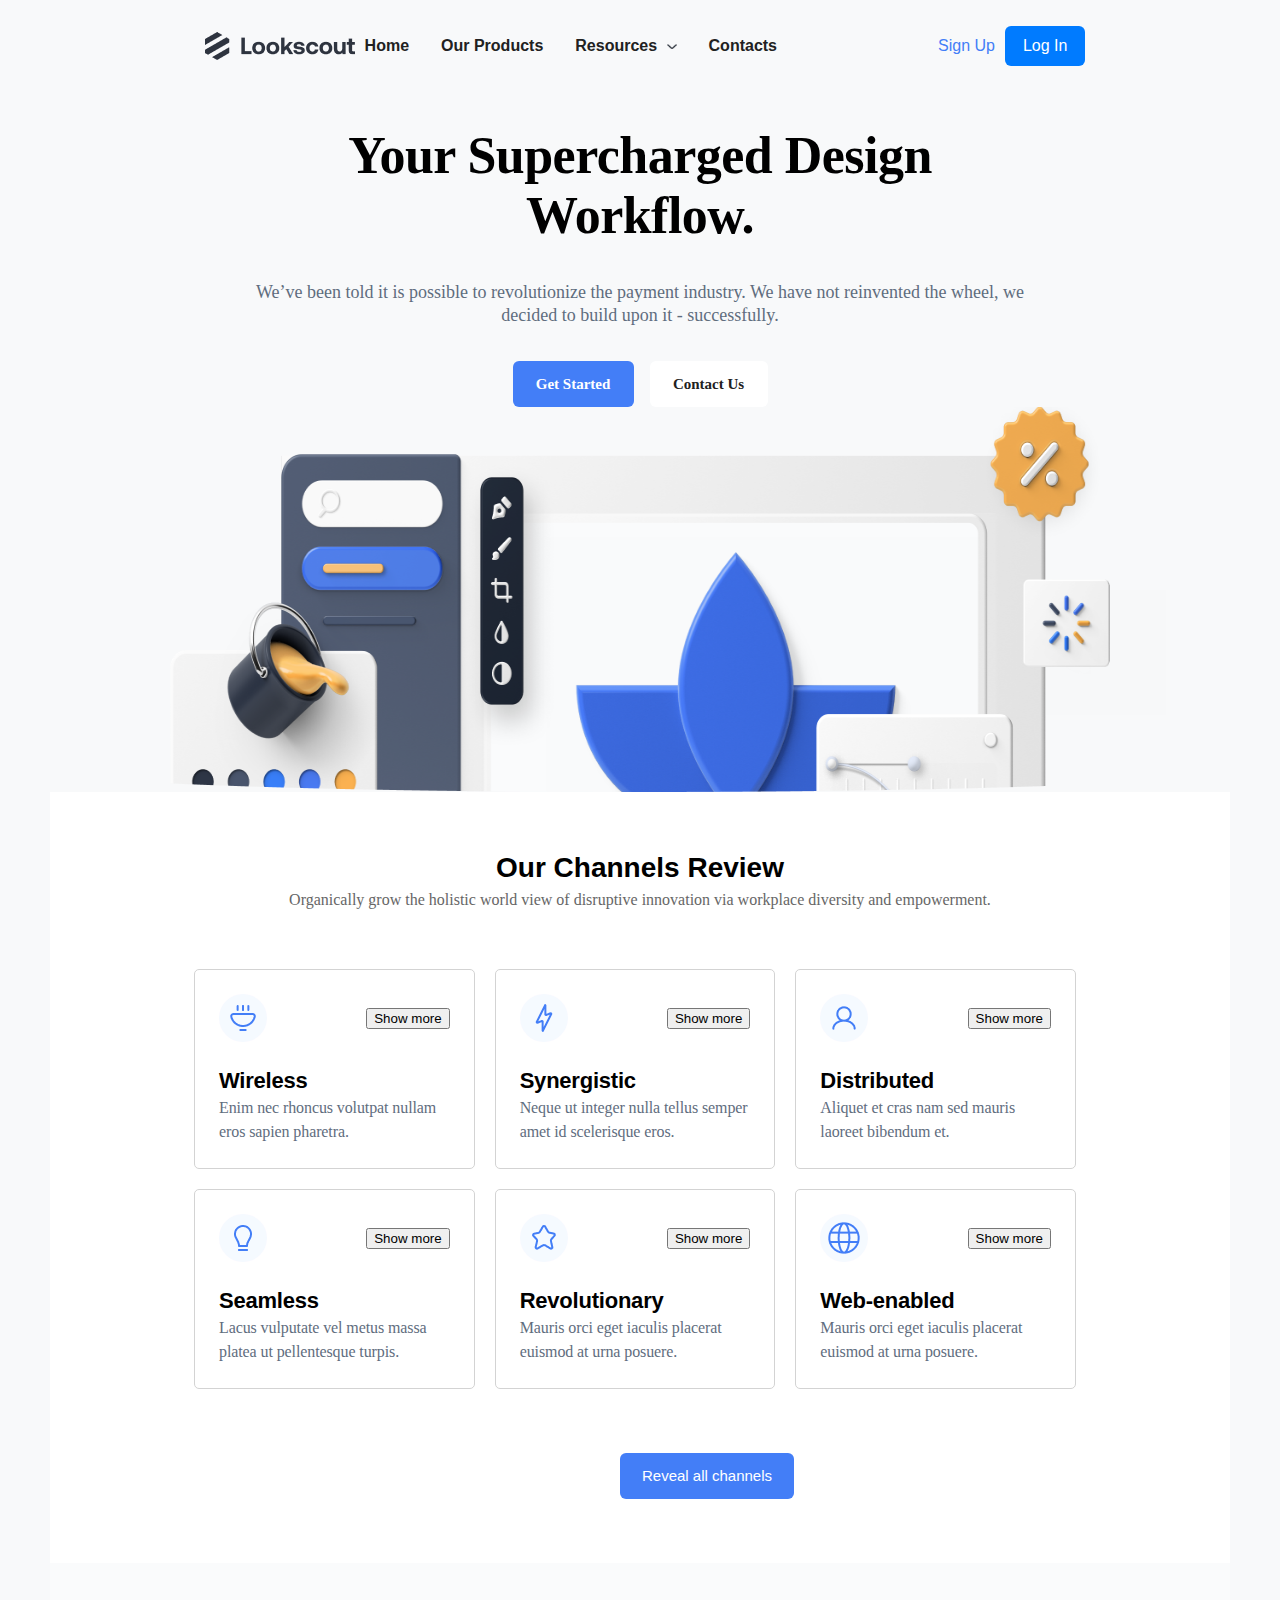
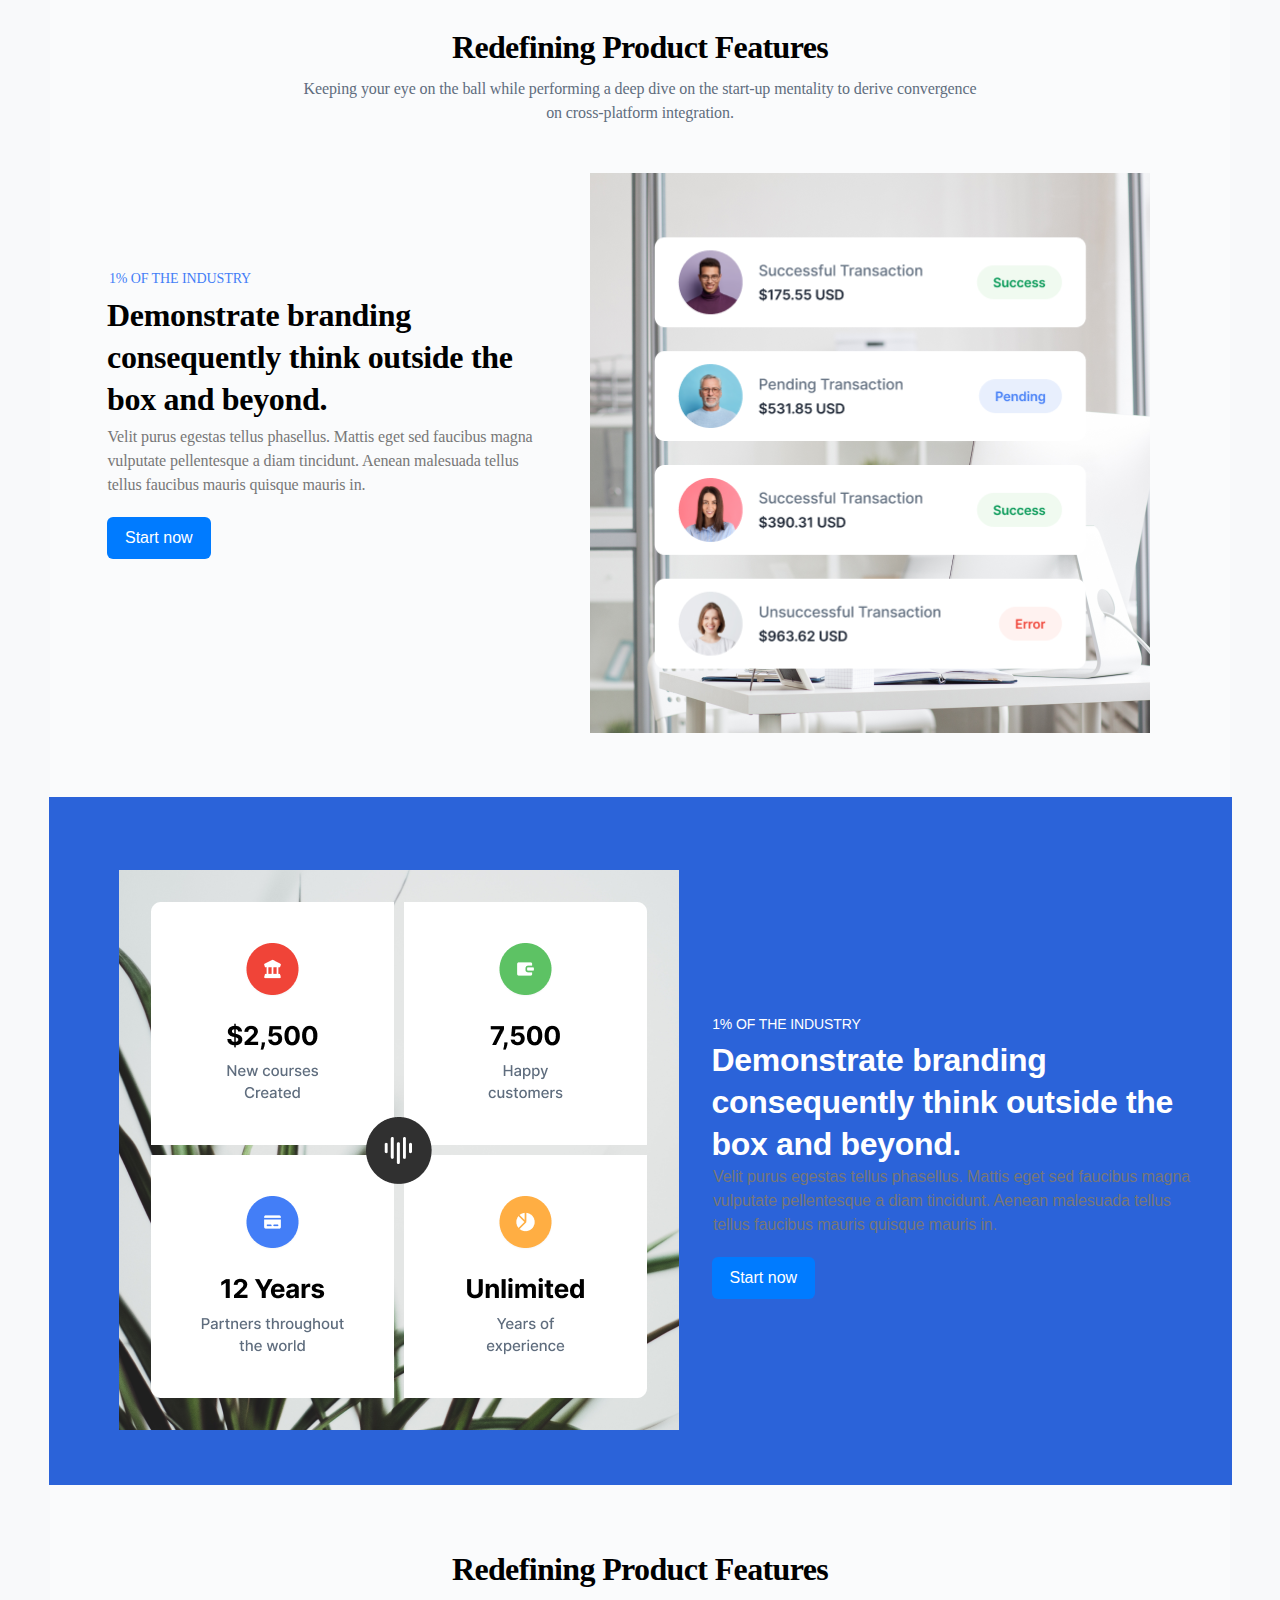
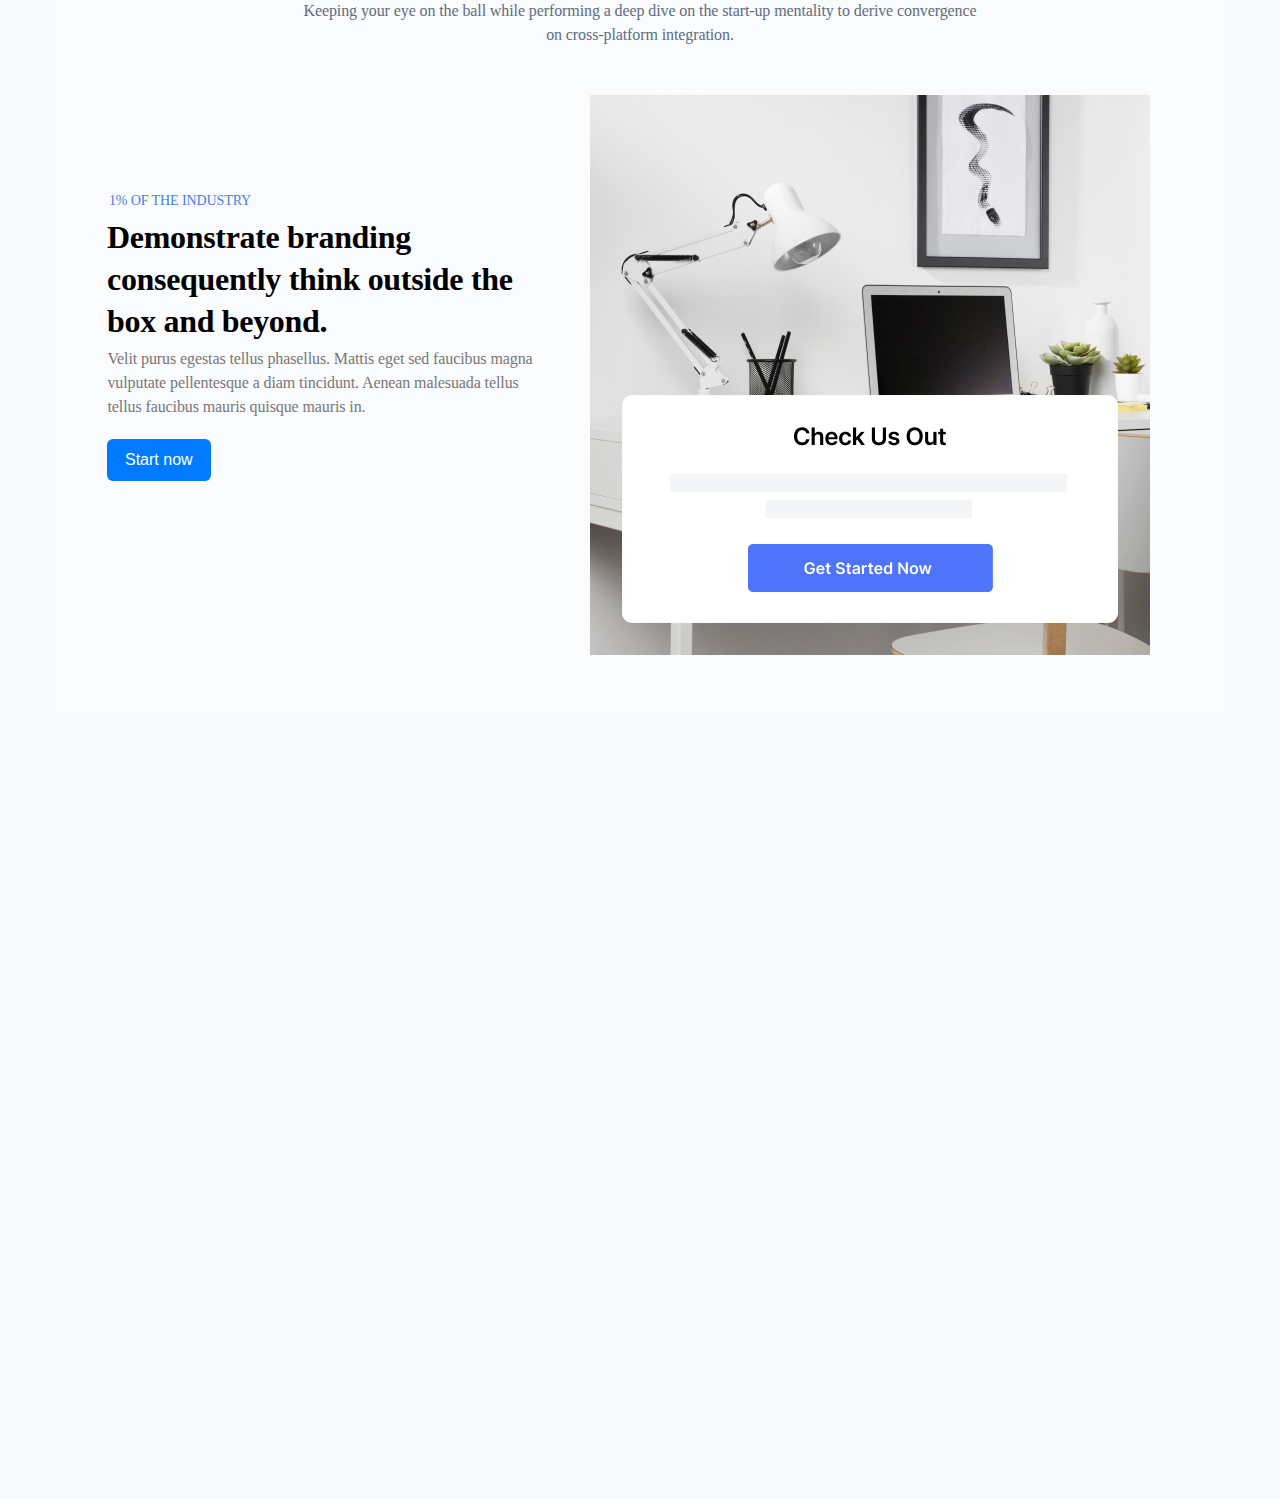
<file: PRJM7.html>
<!DOCTYPE html>
<html lang="tr">
<head>
    <meta charset="UTF-8">
    <meta name="viewport" content="width=device-width, initial-scale=1.0">
    <link rel="stylesheet" href="./css/main.css">
    <title>Document</title>
</head>
<body>
    <div class="container">
    <div class="header">
            <div class="header-right">
                <img src="images/lookscout.png" alt="Logo" class="logo">
            <div class="header-center">
                <a href="#">Home</a>
                <a href="#">Our Products</a>
                <a href="#">Resources <img src="images/Icon.png" alt="Icon" class="icon"></a>
                <a href="#">Contacts</a>
            </div>
            <div class="header-left"></div>
                <a href="#" class="sign-up">Sign Up</a>
                <div class="login-button">Log In</div>
            </div>
    </div>
    <div class="container1"></div>
        <h1>Your Supercharged Design</h1>
        <h1>Workflow.</h1>
        <br><br>
        <p>We’ve been told it is possible to revolutionize the payment industry. We have not reinvented the wheel, we</p>
            <p>decided to build upon it - successfully.</p>
            <br><br>
        <div class="button-container">
            <div class="button start">Get Started</div>
            <div class="button contact">Contact Us</div>
        </div>
    </div>
    <div class="box">
        <img src="images/Image.png">
    </div>
    <div class="container2">
        <div class="header2">
            <h2>Our Channels Review</h2>
            <p>Organically grow the holistic world view of disruptive innovation via workplace diversity and empowerment.</p>
        </div>
        <div class="cart-container">
            <div class="cart">
                <div class="cart__header">
                    <span class="img" style="background-image: url('images/Icon placeholder.png');"></span>

                    <button>Show more</button>
                </div>
                <div class="cart__main">
                    <h4>Wireless</h4>
                    <p>Enim nec rhoncus volutpat nullam eros sapien pharetra.</p>
                </div>
            </div>
            <div class="cart">
                <div class="cart__header">
                    <span class="img" style="background-image: url('images/Icon placeholder (1).png');"></span>
                    <button>Show more</button>
                </div>
                <div class="cart__main">
                    <h4>Synergistic</h4>
                    <p>Neque ut integer nulla tellus semper amet id scelerisque eros.</p>
                </div>
            </div>
            <div class="cart">
                <div class="cart__header">
                    <span class="img" style="background-image: url('images/Icon placeholder (2).png');"></span>
                    <button>Show more</button>
                </div>
                <div class="cart__main">
                    <h4>Distributed</h4>
                    <p>Aliquet et cras nam sed mauris laoreet bibendum et.</p>
                </div>
            </div>
            <div class="cart">
                <div class="cart__header">
                    <span class="img" style="background-image: url('images/Icon placeholder (3).png');"></span>
                    <button>Show more</button>
                </div>
                <div class="cart__main">
                    <h4>Seamless</h4>
                    <p>Lacus vulputate vel metus massa platea ut pellentesque turpis.</p>
                </div>
            </div>
            <div class="cart">
                <div class="cart__header">
                    <span class="img" style="background-image: url('images/Icon placeholder (4).png');"></span>
                    <button>Show more</button>
                </div>
                <div class="cart__main">
                    <h4>Revolutionary</h4>
                    <p>Mauris orci eget iaculis placerat euismod at urna posuere.</p>
                </div>
            </div>
            <div class="cart">
                <div class="cart__header">
                    <span class="img" style="background-image: url('images/Icon placeholder (5).png');"></span>
                    <button>Show more</button>
                </div>
                <div class="cart__main">
                    <h4>Web-enabled</h4>
                    <p>Mauris orci eget iaculis placerat euismod at urna posuere.</p>
                </div></div></div>
                <div class="button-containers">
                    <div class="buttons">Reveal all channels
                    </div>
                </div></div>
                <div class="container07">
                    <div class="main-content">
                        <h2>Redefining Product Features</h2>
                        <p>Keeping your eye on the ball while performing a deep dive on the start-up mentality to derive convergence <br> on cross-platform integration.</p>
                    </div>
                    <div class="left-content">
                        <p>1% OF THE INDUSTRY</p>
                        <h3>Demonstrate branding <br> consequently think outside the <br> box and beyond.</h3>
                        <p>Velit purus egestas tellus phasellus. Mattis eget sed faucibus magna <br> vulputate pellentesque a diam tincidunt. Aenean malesuada tellus <br> tellus faucibus mauris quisque mauris in.</p>
                        <div class="cta">
                            <button class="cta-button">Start now</button>
                            <span class="cta-icon"><i class="fa-solid fa-arrow-right" style="color: #fcfcfd;"></i></span> <!-- İkon olarak bir emoji kullanıldı, gerçek bir ikon kütüphanesi ile değiştirilebilir -->
                        </div>
                    </div>
                    <div class="image-content">
                        <img src="images/Photo.png" alt="Product Image">
                    </div>
                </div>
                <div class="container16">
                <div class="image-contentt">
                    <img src="images/photo2.png" alt="Product Image">
                </div>
                    <div class="left-contentt">
                        <p>1% OF THE INDUSTRY</p>
                        <h3>Demonstrate branding <br> consequently think outside the <br> box and beyond.</h3>
                        <p>Velit purus egestas tellus phasellus. Mattis eget sed faucibus magna <br> vulputate pellentesque a diam tincidunt. Aenean malesuada tellus <br> tellus faucibus mauris quisque mauris in.</p>
                        <div class="ctaa">
                            <button class="cta-buttonn">Start now</button>
                            <span class="cta-iconn"><i class="fa-solid fa-arrow-right" style="color: #fcfcfd;"></i></span> <!-- İkon olarak bir emoji kullanıldı, gerçek bir ikon kütüphanesi ile değiştirilebilir -->
                        </div>
                    </div>
                </div>
                <div class="container0">
                    <div class="main-content0">
                        <h2>Redefining Product Features</h2>
                        <p>Keeping your eye on the ball while performing a deep dive on the start-up mentality to derive convergence <br> on cross-platform integration.</p>
                    </div>
                    <div class="left-content0">
                        <p>1% OF THE INDUSTRY</p>
                        <h3>Demonstrate branding <br> consequently think outside the <br> box and beyond.</h3>
                        <p>Velit purus egestas tellus phasellus. Mattis eget sed faucibus magna <br> vulputate pellentesque a diam tincidunt. Aenean malesuada tellus <br> tellus faucibus mauris quisque mauris in.</p>
                        <div class="cta0">
                            <button class="cta-button0">Start now</button>
                            <span class="cta-icon0"><i class="fa-solid fa-arrow-right" style="color: #fcfcfd;"></i></span> <!-- İkon olarak bir emoji kullanıldı, gerçek bir ikon kütüphanesi ile değiştirilebilir -->
                        </div>
                    </div>
                    <div class="image-content0">
                        <img src="images/Photos.png" alt="Product Image">
                    </div>
                </div>
                <div class="main-container66">
                    <div class="header66">
                        <h3>Latest Blog Posts</h3>
                        <p>Completely synergize resource taxing relationships via premier niche markets. Professionally  cultivate <br> one-to-one customer service with robust ideas.</p>
                    </div>
                
                    <div class="content66">
                        <div class="box66">
                            <img src="images/Image (1).png" alt="Example Image">
                            <button>Button</button>
                            <p>Description of the box.</p>
                            <h5>Organize your digital assets <br> with a new methodology.</h5>
                            <p>Leverage agile frameworks to provide a <br> robust synopsis for high level overviews.<br> Iterative approaches to corporate.</p>
                            <button>Button</button>
                        </div>
                        <div class="box66">
                            <img src="images/Image (2).png" alt="Example Image">
                            <button>Button</button>
                            <p>Description of the box.</p>
                            <h5>Organize your digital assets <br> with a new methodology.</h5>
                            <p>Leverage agile frameworks to provide a <br> robust synopsis for high level overviews.<br> Iterative approaches to corporate.</p>
                            <button>Button</button>
                        </div>
                        <div class="box66">
                            <img src="images/Image (3).png" alt="Example Image">
                            <button>Button</button>
                            <p>Description of the box.</p>
                            <h5>Organize your digital assets <br> with a new methodology.</h5>
                            <p>Leverage agile frameworks to provide a <br> robust synopsis for high level overviews.<br> Iterative approaches to corporate.</p>
                            <button>Button</button>
                        </div>
                    </div>
                </div>          
</body>
</html>
</file>
<file: css/main.css>
:root {
  --text-color: #212121;
  --white: #ffffff;
	--blue: #0D6EFD;
	--light-blue: #e6f0ff;
}

html, body, div, span, applet, object, iframe,
h1, h2, h3, h4, h5, h6, p, blockquote, pre,
a, abbr, acronym, address, big, cite, code,
del, dfn, em, img, ins, kbd, q, s, samp,
small, strike, strong, sub, sup, tt, var,
b, u, i, center,
dl, dt, dd, ol, ul, li,
fieldset, form, label, legend,
table, caption, tbody, tfoot, thead, tr, th, td,
article, aside, canvas, details, embed, 
figure, figcaption, footer, header, hgroup, 
menu, nav, output, ruby, section, summary,
time, mark, audio, video {
	margin: 0;
	padding: 0;
	border: 0;
	font-size: 100%;
	font: inherit;
	vertical-align: baseline;
}
/* HTML5 display-role reset for older browsers */
article, aside, details, figcaption, figure, 
footer, header, hgroup, menu, nav, section {
	display: block;
}
html {
	height: 100%;
}
body {
	line-height: 1;
	background: #f8f9fa;
	height: 100%;
	font-family: "Open Sans", sans-serif;
}
ol, ul {
	list-style: none;
}
blockquote, q {
	quotes: none;
}
blockquote:before, blockquote:after,
q:before, q:after {
	content: '';
	content: none;
}
table {
	border-collapse: collapse;
	border-spacing: 0;
}

h1,h2,h3,h4,h5,h6 {
	font-family: "Montserrat", sans-serif;
}

.container{
	width: 1,440px;
height: 845px;
gap: 48px;
opacity: 0px;
}

.header{
	width: 1,440px;
height: 86px;
padding: 20px 160px 20px 160px;
gap: 10px;
border: 0px 0px 1px 0px;
opacity: 0px;
}

.header-right {
	display: flex;
	align-items: center;
	width: Fixed (1,280px)px;
height: Hug (46px)px;
padding: 0px 32px 0px 32px;
gap: 0px;
justify-content: space-between;
opacity: 0px;
}

.logo {
	width: 160px;
height: 40px;
padding: 6px 5px 6px 5px;
gap: 0px;
opacity: 0px;
}


.header-center {
	display: flex;
	align-items: center;
	width: Hug (411px)px;
height: Hug (22px)px;
gap: 32px;
opacity: 0px;
}

.header-center a {
	text-decoration: none;
	font-weight: bold;
	width: Hug (43px)px;
height: Hug (22px)px;
gap: 6px;
border-radius: 5px 0px 0px 0px;
opacity: 0px;
color: #212121;

}

.header-center .icon {
	margin-left: 5px;
	vertical-align: middle;
	width: 10px;
height: 4.65px;
top: 8.33px;
left: 5px;
gap: 0px;
border: 1.67px 0px 0px 0px;
}

.header-left {
	display: flex;
	align-items: center;
	width: 161px;
height: 46px;
gap: 24px;
opacity: 0px;
}

.sign-up {
	margin-right: 10px;
	text-decoration: none;
	width: Hug (57px)px;
height: Hug (22px)px;
gap: 6px;
border-radius: 5px 0px 0px 0px;
opacity: 0px;
color: rgba(67, 126, 247, 1);
}

.login-button {
	display: flex;
	align-items: center;
	justify-content: center;
	background-color: #007bff;
	color: white;
	text-align: center;
	cursor: pointer;
	width: Hug (80px)px;
height: Hug (46px)px;
padding: 12px 18px 12px 18px;
gap: 6px;
border-radius: 6px;
opacity: 0px;
}

body {
	margin: 0;
	font-family: Arial, sans-serif;
}

.container1{
display: flex;
justify-content: center;
}

h1 {
	display: flex;
	justify-content: center;
gap: 0px;
opacity: 0px;
font-family: Inter;
font-size: 52px;
font-weight: 700;
line-height: 60px;
letter-spacing: -0.01em;
margin: 0; /* Başlıkların arasındaki boşluğu sıfırlar */
}

p {

gap: 0px;
opacity: 0px;
font-family: Inter;
font-size: 18px;
display: flex;
justify-content: center;
color: rgba(95, 109, 126, 1);
margin: 5px 0; /* Paragraflar arasındaki boşluğu küçültür */
}

.button-container {
	display: flex;
	justify-content: center;
	gap: 20px; /* Aralarındaki boşluk */
	width: Hug (255px)px;
height: Hug (46px)px;
gap: 16px;
opacity: 0px;

}

.button {
	display: flex;
	align-items: center;
	justify-content: center;
	width: Hug (118px)px;
height: Hug (46px)px;
padding: 12px 18px 12px 18px;
gap: 6px;
border-radius: 6px 0px 0px 0px;
border: 1px 0px 0px 0px;
opacity: 0px;

}

.start {
	background: rgba(67, 126, 247, 1);
	width: 85px;
height: 22px;
gap: 0px;
opacity: 0px;
font-family: Inter;
font-size: 15px;
font-weight: 600;
line-height: 22px;
text-align: left;
color: white;
border-radius: 6px;
}

.contact {
	color: #212121;
	width: 82px;
height: 22px;
gap: 0px;
opacity: 0px;
font-family: Inter;
font-size: 15px;
font-weight: 600;
line-height: 22px;
text-align: left;
background-color: white;
border-radius: 6px;
}

.box {
	opacity: 1; /* opacity: 0px hatalı; 0 ile tamamen görünmez, 1 ile görünür */
	display: flex;
	align-items: center;
	justify-content: center;
	width: 1180px;
	height: 826px;
}

img {
	width: 1229px;
	height: 385px;
}

.container2{
	width: 1180px;
height: 826px;
padding: 64px 0px 64px 0px;
gap: 64px;
opacity: 0px;
background-color: white;
}
.header2 {
	text-align: center;
	margin-bottom: -79px;
	margin-top: -2px;
}

.header2 h2 {
	font-size: 28px;
	font-weight: 700;
	margin: 0;
}

.header2 p {
	font-size: 16px;
	font-weight: 400;
	margin: 10px 0 0;
	color: #666; 
}

.cart-container {
	display: grid;
	grid-template-columns: repeat(3, 1fr); /* 3 sütunlu düzen */
	padding: 140px 204px; /* Üst ve alt padding */
	gap: 20px 70px;
	margin-left: -60px;
}

.cart {
	border: 1px solid lightgrey;
	padding: 24px;
	border-radius: 5px;
	box-shadow: rgb(85, 156, 227);
	width: 100%; /* Tam genişlik */
	background-color: #fff;
}

.cart__header {
	display: flex;
	justify-content: space-between;
	align-items: center;
}

.cart__main {
	margin-top: 24px;
}

.cart__main h4 {
	font-family: 'Inter', sans-serif;
	font-size: 22px;
	font-weight: 600;
	line-height: 30px;
	letter-spacing: -0.01em;
}

.cart__main p {
	font-size: 16px;
	font-weight: 400;
	line-height: 24px;
	letter-spacing: -0.1px;
	margin: 0; /* Paragrafların üst ve alt boşluklarını sıfırlar */
}

.img {
	display: block;
	width: 48px;
	height: 48px;
	background-color:rgb(253, 245, 255);
	border-radius: 50%;
}

.button-containers {
	display: flex;
	justify-content: center; 
	align-items: center; 
	width: 138px; 
	height: 22px; 
	padding: 12px 18px;
	border-radius: 6px;
	background-color: rgba(67, 126, 247, 1);
	opacity: 1; 
	margin-left: 570px;
	margin-top: -76px;
}

.buttons {
	display: flex;
	align-items: center;
	justify-content: center;
	width: 138px; 
	height: 22px;
	font-family: Inter, sans-serif;
	font-size: 15px;
	line-height: 22px;
	text-align: center; 
	border: none; 
	background-color: transparent; 
	color: #fff; 
	cursor: pointer; 
	opacity: 1; 
}

body {
	font-family: Arial, sans-serif;
	margin: 0;
	padding: 0;
	display: flex;
	flex-direction: column;
	align-items: center;
	min-height: 100vh;
}

.container07 {
	display: flex;
	flex-direction: column;
	align-items: center;
	box-sizing: border-box;
	width: Fixed (1,440px)px;
height: Hug (856px)px;
padding: 64px 0px 64px 0px;
gap: 64px;
opacity: 0px;
background-color: rgba(250, 251, 252, 1);
}

.main-content {
	text-align: center;
	margin-bottom: 70px; /* Alt boşluk */
	width: Fixed (800px)px;
height: Hug (104px)px;
gap: 8px;
opacity: 0px;
}

.main-content h2 {
	margin-bottom: 10px;
	font-family: Inter;
	font-size: 32px;
	font-weight: 700;
	line-height: 40px;
	letter-spacing: -0.02em;
	text-align: center;
	width: 800px;
height: 40px;
gap: 0px;
opacity: 0px;

}

.main-content p {
	color: rgba(95, 109, 126, 1);
	width: 800px;
height: 48px;
gap: 0px;
opacity: 0px;
font-family: Inter;
font-size: 16px;
font-weight: 400;
line-height: 24px;
letter-spacing: -0.10000000149011612px;
text-align: center;

}

.left-content {
	flex: 1;
	width: Fill (516px)px;
height: Hug (328px)px;
gap: 40px;
opacity: 0px;
margin-left: -550px;
}

.left-content p:first-of-type {
	width: 146px;
height: 20px;
gap: 0px;
opacity: 0px;
color: rgba(67, 126, 247, 1);
font-family: Inter;
font-size: 14px;
line-height: 20px;
letter-spacing: -0.10000000149011612px;
text-align: left;
}

.left-content h3 {
	width: 516px;
height: 126px;
gap: 0px;
opacity: 0px;
font-family: Inter;
font-size: 32px;
font-weight: 600;
line-height: 42px;
letter-spacing: -0.01em;
text-align: left;
}

.left-content p:last-of-type {
	color: #777;
	width: 516px;
height: 72px;
gap: 0px;
opacity: 0px;
font-family: Inter;
font-size: 16px;
font-weight: 400;
line-height: 24px;
letter-spacing: -0.10000000149011612px;
text-align: left;
margin-left: -45px;
}

.cta {
	display: flex;
	align-items: center;
	margin-top: 20px;
}

.cta-button {
	background-color: #007bff;
	color: #fff;
	border: none;
	padding: 12px 18px;
	border-radius: 6px;
	cursor: pointer;
	font-size: 16px;
}

.cta-button:hover {
	background-color: #0056b3;
}

.cta-icon {
	font-size: 20px;
	margin-left: 10px;
}

.image-content {
	width: 560px;
height: 560px;
gap: 0px;
opacity: 0px;
margin-top: -450px;
margin-left: 620px;
}

.image-content img {
	max-width: 100%;
	height: auto;
	margin-left: -80px;
}


body {
	font-family: Arial, sans-serif;
	margin: 0;
	padding: 0;
	display: flex;
	flex-direction: column;
	align-items: center;
	min-height: 100vh;
}

.container16 {
	display: flex;
	align-items: center; /* Center content vertically */
	justify-content: space-between; /* Space between image and text content */
	box-sizing: border-box;
	width: 1183px;
	height: 688px;
	padding: 64px 0;
	background-color: rgba(43, 99, 217, 1);
}

.image-contentt {
	width: 560px;
	height: 560px;
	margin-left: 70px;
	margin-top: 17px;
}

.image-contentt img {
	max-width: 100%;
	height: auto;
}

.left-contentt {
	flex: 1;
	width: 516px;
	margin-left: 33px;
	margin-top: 26px; 
}

.left-contentt p:first-of-type {
	color: white;
	font-family: Inter, sans-serif;
	font-size: 14px;
	line-height: 20px;
	letter-spacing: -0.1px;
	margin-left: -370px;
}

.left-contentt h3 {
	font-family: Inter, sans-serif;
	font-size: 32px;
	font-weight: 600;
	line-height: 42px;
	letter-spacing: -0.01em;
	text-align: left;
	color: white;
	margin: 0; /* Remove default margins */
}

.left-contentt p:last-of-type {
	color: #777;
	font-family: Inter, sans-serif;
	font-size: 16px;
	font-weight: 400;
	line-height: 24px;
	letter-spacing: -0.1px;
	text-align: left;
	margin: 0;
	margin-left: -40px;
}

.ctaa {
	display: flex;
	align-items: center;
	margin-top: 20px;
}

.cta-buttonn {
	background-color: #007bff;
	color: #fff;
	border: none;
	padding: 12px 18px;
	border-radius: 6px;
	cursor: pointer;
	font-size: 16px;
}

.cta-buttonn:hover {
	background-color: #0056b3;
}

.cta-iconn {
	font-size: 20px;
	margin-left: -10px;
	color: white;
}

.container0 {
	display: flex;
	flex-direction: column;
	align-items: center;
	box-sizing: border-box;
	width: Fixed (1,440px)px;
height: Hug (856px)px;
padding: 64px 0px 64px 0px;
gap: 64px;
opacity: 0px;
background-color: rgba(250, 251, 252, 1);
}

.main-content0 {
	text-align: center;
	margin-bottom: 70px; /* Alt boşluk */
	width: Fixed (800px)px;
height: Hug (104px)px;
gap: 8px;
opacity: 0px;
}

.main-content0 h2 {
	margin-bottom: 10px;
	font-family: Inter;
	font-size: 32px;
	font-weight: 700;
	line-height: 40px;
	letter-spacing: -0.02em;
	text-align: center;
	width: 800px;
height: 40px;
gap: 0px;
opacity: 0px;

}

.main-content0 p {
	color: rgba(95, 109, 126, 1);
	width: 800px;
height: 48px;
gap: 0px;
opacity: 0px;
font-family: Inter;
font-size: 16px;
font-weight: 400;
line-height: 24px;
letter-spacing: -0.10000000149011612px;
text-align: center;

}

.left-content0 {
	flex: 1;
	width: Fill (516px)px;
height: Hug (328px)px;
gap: 40px;
opacity: 0px;
margin-left: -550px;
}

.left-content0 p:first-of-type {
	width: 146px;
height: 20px;
gap: 0px;
opacity: 0px;
color: rgba(67, 126, 247, 1);
font-family: Inter;
font-size: 14px;
line-height: 20px;
letter-spacing: -0.10000000149011612px;
text-align: left;
}

.left-content0 h3 {
	width: 516px;
height: 126px;
gap: 0px;
opacity: 0px;
font-family: Inter;
font-size: 32px;
font-weight: 600;
line-height: 42px;
letter-spacing: -0.01em;
text-align: left;
}

.left-content0 p:last-of-type {
	color: #777;
	width: 516px;
height: 72px;
gap: 0px;
opacity: 0px;
font-family: Inter;
font-size: 16px;
font-weight: 400;
line-height: 24px;
letter-spacing: -0.10000000149011612px;
text-align: left;
margin-left: -45px;
}

.cta0 {
	display: flex;
	align-items: center;
	margin-top: 20px;
}

.cta-button0 {
	background-color: #007bff;
	color: #fff;
	border: none;
	padding: 12px 18px;
	border-radius: 6px;
	cursor: pointer;
	font-size: 16px;
}

.cta-button0:hover {
	background-color: #0056b3;
}

.cta-icon0 {
	font-size: 20px;
	margin-left: 10px;
}

.image-content0 {
	width: 560px;
height: 560px;
gap: 0px;
opacity: 0px;
margin-top: -450px;
margin-left: 620px;
}

.image-content0 img {
	max-width: 100%;
	height: auto;
	margin-left: -80px;
}

/* Genel ana div için stil */
.main-container66 {
	width: 1440px;
	height: 844px;
	padding: 64px 0;
	gap: 64px;
	opacity: 0;
}

/* Başlık ve açıklama divi için stil */
.header66 {
	width: 800px;
	height: 104px;
	gap: 16px;
	opacity: 0;
	margin: 0 auto; /* Ortalamak için */
	text-align: center;
}

/* İçerik kutuları divi için stil */
.content66 {
	width: 1280px;
	height: 548px;
	padding: 0 32px;
	gap: 32px;
	opacity: 0;
	display: grid;
	grid-template-columns: repeat(3, 1fr);
	grid-gap: 32px;
	margin: 0 auto; /* Ortalamak için */
}

/* Her bir kutu için stil */
.box66 {
	width: 384px;
	height: 538px;
	gap: 0;
	border-radius: 10px 0 0 0;
	border: 1px solid transparent; /* Kenarlık stili */
	opacity: 0;
	display: flex;
	flex-direction: column;
	align-items: center;
	padding: 16px;
}

/* İçerik elemanları için stil */
.box66 img {
	width: 100%;
	height: auto;
	border-radius: 10px;
}

.box66 button {
	margin: 8px 0;
}

.box66 p {
	text-align: center;
}

.box66 h5 {
	text-align: center;
}
</file>
